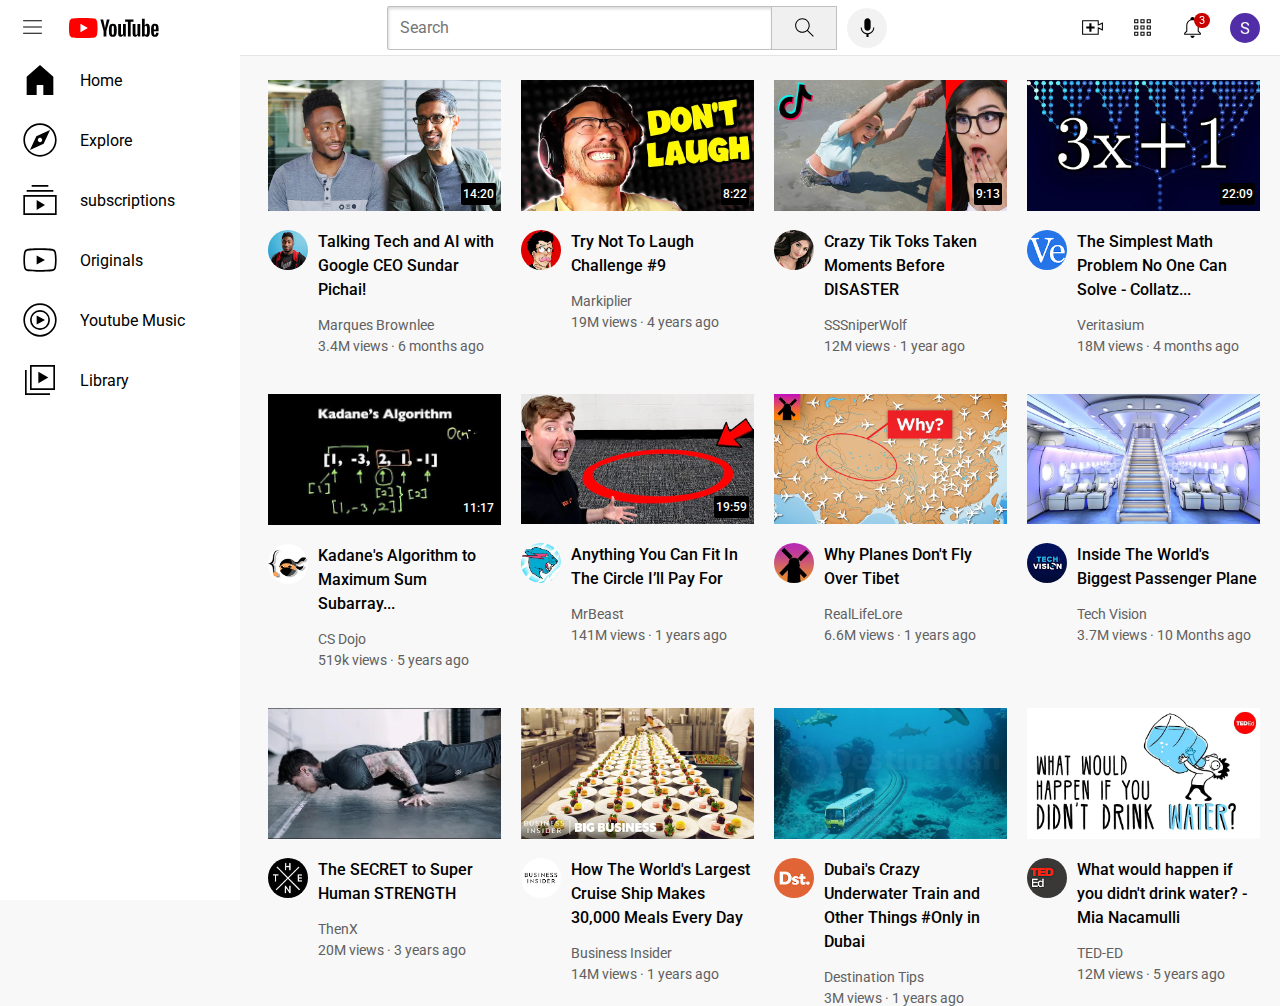
<file: index.html>
<!DOCTYPE html>
<html>
    <head>
        <title>youtube.com Clone</title>
        <link rel="preconnect" href="https://fonts.googleapis.com">
        <link rel="preconnect" href="https://fonts.gstatic.com" crossorigin>
        <link href="https://fonts.googleapis.com/css2?family=Roboto:ital,wght@0,100..900;1,100..900&display=swap" rel="stylesheet">
        <link rel="stylesheet" href="styles1/general1.css">
        <link rel="stylesheet" href="styles1/header1.css">
        <link rel="stylesheet" href="styles1/video1.css">
        <link rel="stylesheet" href="styles1/sidebar1.css">
    </head>
    <body>
        <div class="header">
            <div class="left-section">
                <img class="hamburger-menu" src="header-icons/hamburger-menu.svg">
                <img class="youtube-logo" src="header-icons/youtube-logo.svg">
            </div>
            <div class="middle-section">
                <input class="search-bar" type="text" placeholder="Search">
                <button class="search-button">
                    <img class="search-icon" src="header-icons/search.svg">
                    <div class="tooltip">Search</div>
                </button>
                <button class="voice-search-button">
                    <img class="voice-search-icon" src="header-icons/voice-search-icon.svg">
                    <div class="tooltip">Voice Search</div>
                </button>
            </div>
            <div class="right-section">
                <div class="upload-icon-container">
                    <img class="upload-icon" src="header-icons/upload.svg">
                    <div class="tooltip">Create</div>
                </div>
                <div class="youtube-apps-icon-container">
                    <img class="youtube-apps-icon" src="header-icons/youtube-apps.svg">
                    <div class="tooltip">Youtube apps</div>
                </div>
                <div class="notification-icon-container">
                    <img class="notification-icon" src="header-icons/notifications.svg">
                    <div class="tooltip">Notifications</div>
                    <div class="notification-count">3</div>
                </div>
                <img class="channel-pics-icon" src="channel-pics/profile-pic.jpg">
            </div>
        </div>

        <div class="sidebar">
            <div class="sidebar-link">
                <img src="sidebar-icons/home.svg">
                <div>Home</div>
            </div>
            <div class="sidebar-link">
                <img src="sidebar-icons/explore.svg">
                <div>Explore</div>
            </div>
            <div class="sidebar-link">
                <img src="sidebar-icons/subscriptions.svg">
                <div >subscriptions</div>
            </div>
            <div class="sidebar-link">
                <img src="sidebar-icons/originals.svg">
                <div >Originals</div>
            </div>
            <div class="sidebar-link">
                <img src="sidebar-icons/youtube-music.svg">
                <div>Youtube Music</div>
            </div>
            <div class="sidebar-link">
                <img src="sidebar-icons/library.svg">
                <div>Library</div>
            </div>
        </div>
        

        <div class="video-grid">

            <div class="video-preview">

                <div class="thumbnail-row">
                    <img class="thumbnail" src="tumbnails/thumbnail-1.webp">
                    <div class="video-time">14:20</div>
                </div>

                <div class="video-info-grid">

                    <div class="channel-picture">
                        <div class="profile-picture-container">
                            <img class="profile-picture" src="channel-pics/channel-1.jpeg">
                            <div class="channel-tooltip">
                                <img class="channel-tooltip-picture" src="channel-pics/channel-1.jpeg">
                                <div>
                                    <div class="channel-tooltip-name">Marques Brownlee</div>
                                    <div class="channel-tooltip-stats">15M subscribers</div>
                                </div>
                            </div>
                        </div>
                    </div>

                    <div class="video-info">

                        <p class="video-title">
                            Talking Tech and AI with Google CEO Sundar Pichai!
                        </p>

                        <p class="video-author">
                            Marques Brownlee
                        </p>

                        <p class="video-stats">
                            3.4M views &#183; 6 months ago
                        </p>

                    </div>

                </div>
            
            </div>

            <div class="video-preview">

                <div class="thumbnail-row">
                    <img  class="thumbnail" src="tumbnails/thumbnail-2.webp">
                    <div class="video-time">8:22</div>
                </div>

                <div class="video-info-grid">

                    <div class="channel-picture">
                        <div class="profile-picture-container">
                            <img class="profile-picture" src="channel-pics/channel-2.jpeg">
                            <div class="channel-tooltip">
                                <img class="channel-tooltip-picture" src="channel-pics/channel-2.jpeg">
                                <div>
                                    <div class="channel-tooltip-name">Marques Brownlee</div>
                                    <div class="channel-tooltip-stats">15M subscribers</div>
                                </div>
                            </div>
                        </div>
                    </div>

                    <div class="video-info">
                        <p class="video-title">
                            Try Not To Laugh Challenge #9            
                        </p>

                        <p class="video-author">
                            Markiplier
                        </p>

                        <p class="video-stats">
                            19M views &#183; 4 years ago
                        </p>
                        
                    </div>
                    
                </div>


            </div>

            <div class="video-preview">

                <div class="thumbnail-row">
                    <img class="thumbnail" src="tumbnails/thumbnail-3.webp">
                    <div class="video-time">9:13</div>
                </div>

                <div class="video-info-grid">

                    <div class="channel-picture">
                        <div class="profile-picture-container">
                            <img class="profile-picture" src="channel-pics/channel-3.jpeg">
                            <div class="channel-tooltip">
                                <img class="channel-tooltip-picture" src="channel-pics/channel-3.jpeg">
                                <div>
                                    <div class="channel-tooltip-name">Marques Brownlee</div>
                                    <div class="channel-tooltip-stats">15M subscribers</div>
                                </div>
                            </div>
                        </div>
                    </div>

                    <div class="video-info">

                        <p class="video-title">
                            Crazy Tik Toks Taken Moments Before DISASTER
                        </p>

                        <p class="video-author">
                            SSSniperWolf
                        </p>

                        <p class="video-stats">
                            12M views &#183; 1 year ago
                        </p>

                    </div>

                </div>
                
            </div>

            <div class="video-preview">

                <div class="thumbnail-row">
                    <img  class="thumbnail" src="tumbnails/thumbnail-4.webp">
                    <div class="video-time">22:09</div>
                </div>

                <div class="video-info-grid">

                    <div class="channel-picture">
                        <div class="profile-picture-container">
                            <img class="profile-picture" src="channel-pics/channel-4.jpeg">
                            <div class="channel-tooltip">
                                <img class="channel-tooltip-picture" src="channel-pics/channel-4.jpeg">
                                <div>
                                    <div class="channel-tooltip-name">Marques Brownlee</div>
                                    <div class="channel-tooltip-stats">15M subscribers</div>
                                </div>
                            </div>
                        </div>
                    </div>

                    <div class="video-info">
                        <p class="video-title">
                            The Simplest Math Problem No One Can Solve - Collatz...            
                        </p>

                        <p class="video-author">
                            Veritasium
                        </p>

                        <p class="video-stats">
                            18M views &#183; 4 months ago
                        </p>
                        
                    </div>
                    
                </div>


            </div>

            <div class="video-preview">

                <div class="thumbnail-row">
                    <img class="thumbnail" src="tumbnails/thumbnail-5.webp">
                    <div class="video-time">11:17</div>
                </div>

                <div class="video-info-grid">

                    <div class="channel-picture">
                        <div class="profile-picture-container">
                            <img class="profile-picture" src="channel-pics/channel-5.jpeg">
                            <div class="channel-tooltip">
                                <img class="channel-tooltip-picture" src="channel-pics/channel-5.jpeg">
                                <div>
                                    <div class="channel-tooltip-name">Marques Brownlee</div>
                                    <div class="channel-tooltip-stats">15M subscribers</div>
                                </div>
                            </div>
                        </div>
                    </div>

                    <div class="video-info">

                        <p class="video-title">
                            Kadane's Algorithm to Maximum Sum Subarray...
                        </p>

                        <p class="video-author">
                            CS Dojo
                        </p>

                        <p class="video-stats">
                            519k views &#183; 5 years ago
                        </p>

                    </div>

                </div>
                
            </div>

            <div class="video-preview">

                <div class="thumbnail-row">
                    <img  class="thumbnail" src="tumbnails/thumbnail-6.webp">
                    <div class="video-time">19:59</div>
                </div>

                <div class="video-info-grid">

                    <div class="channel-picture">
                        <div class="profile-picture-container">
                            <img class="profile-picture" src="channel-pics/channel-6.jpeg">
                            <div class="channel-tooltip">
                                <img class="channel-tooltip-picture" src="channel-pics/channel-6.jpeg">
                                <div>
                                    <div class="channel-tooltip-name">Marques Brownlee</div>
                                    <div class="channel-tooltip-stats">15M subscribers</div>
                                </div>
                            </div>
                        </div>
                    </div>

                    <div class="video-info">
                        <p class="video-title">
                            Anything You Can Fit In The Circle I’ll Pay For            
                        </p>

                        <p class="video-author">
                            MrBeast
                        </p>

                        <p class="video-stats">
                            141M views &#183; 1 years ago
                        </p>
                        
                    </div>
                    
                </div>


            </div>

            <div class="video-preview">

                <div class="thumbnail-row">
                    <img class="thumbnail" src="tumbnails/thumbnail-7.webp">
                </div>

                <div class="video-info-grid">

                    <div class="channel-picture">
                        <div class="profile-picture-container">
                            <img class="profile-picture" src="channel-pics/channel-7.jpeg">
                            <div class="channel-tooltip">
                                <img class="channel-tooltip-picture" src="channel-pics/channel-7.jpeg">
                                <div>
                                    <div class="channel-tooltip-name">Marques Brownlee</div>
                                    <div class="channel-tooltip-stats">15M subscribers</div>
                                </div>
                            </div>
                        </div>
                    </div>

                    <div class="video-info">

                        <p class="video-title">
                            Why Planes Don't Fly Over Tibet
                        </p>

                        <p class="video-author">
                            RealLifeLore
                        </p>

                        <p class="video-stats">
                            6.6M views &#183; 1 years ago
                        </p>

                    </div>

                </div>
                
            </div>

            <div class="video-preview">

                <div class="thumbnail-row">
                    <img class="thumbnail" src="tumbnails/thumbnail-8.webp">
                </div>

                <div class="video-info-grid">

                    <div class="channel-picture">
                        <div class="profile-picture-container">
                            <img class="profile-picture" src="channel-pics/channel-8.jpeg">
                            <div class="channel-tooltip">
                                <img class="channel-tooltip-picture" src="channel-pics/channel-8.jpeg">
                                <div>
                                    <div class="channel-tooltip-name">Marques Brownlee</div>
                                    <div class="channel-tooltip-stats">15M subscribers</div>
                                </div>
                            </div>
                        </div>
                    </div>

                    <div class="video-info">

                        <p class="video-title">
                            Inside The World's Biggest Passenger Plane
                        </p>

                        <p class="video-author">
                            Tech Vision
                        </p>

                        <p class="video-stats">
                            3.7M views &#183; 10 Months ago
                        </p>

                    </div>

                </div>
                
            </div>

            <div class="video-preview">

                <div class="thumbnail-row">
                    <img class="thumbnail" src="tumbnails/thumbnail-9.webp">
                </div>

                <div class="video-info-grid">

                    <div class="channel-picture">
                        <div class="profile-picture-container">
                            <img class="profile-picture" src="channel-pics/channel-9.jpeg">
                            <div class="channel-tooltip">
                                <img class="channel-tooltip-picture" src="channel-pics/channel-9.jpeg">
                                <div>
                                    <div class="channel-tooltip-name">Marques Brownlee</div>
                                    <div class="channel-tooltip-stats">15M subscribers</div>
                                </div>
                            </div>
                        </div>
                    </div>

                    <div class="video-info">

                        <p class="video-title">
                            The SECRET to Super Human STRENGTH
                        </p>

                        <p class="video-author">
                            ThenX
                        </p>

                        <p class="video-stats">
                            20M views &#183; 3 years ago
                        </p>

                    </div>

                </div>
                
            </div>

            <div class="video-preview">

                <div class="thumbnail-row">
                    <img class="thumbnail" src="tumbnails/thumbnail-10.webp">
                </div>

                <div class="video-info-grid">

                    <div class="channel-picture">
                        <div class="profile-picture-container">
                            <img class="profile-picture" src="channel-pics/channel-10.jpeg">
                            <div class="channel-tooltip">
                                <img class="channel-tooltip-picture" src="channel-pics/channel-10.jpeg">
                                <div>
                                    <div class="channel-tooltip-name">Marques Brownlee</div>
                                    <div class="channel-tooltip-stats">15M subscribers</div>
                                </div>
                            </div>
                        </div>
                    </div>

                    <div class="video-info">

                        <p class="video-title">
                            How The World's Largest Cruise Ship Makes 30,000 Meals Every Day
                        </p>

                        <p class="video-author">
                            Business Insider
                        </p>

                        <p class="video-stats">
                            14M views &#183; 1 years ago
                        </p>

                    </div>

                </div>
                
            </div>

            <div class="video-preview">

                <div class="thumbnail-row">
                    <img class="thumbnail" src="tumbnails/thumbnail-11.webp">
                </div>

                <div class="video-info-grid">

                    <div class="channel-picture">
                        <div class="profile-picture-container">
                            <img class="profile-picture" src="channel-pics/channel-11.jpeg">
                            <div class="channel-tooltip">
                                <img class="channel-tooltip-picture" src="channel-pics/channel-11.jpeg">
                                <div>
                                    <div class="channel-tooltip-name">Marques Brownlee</div>
                                    <div class="channel-tooltip-stats">15M subscribers</div>
                                </div>
                            </div>
                        </div>
                    </div>

                    <div class="video-info">

                        <p class="video-title">
                            Dubai's Crazy Underwater Train and Other Things #Only in Dubai
                        </p>

                        <p class="video-author">
                            Destination Tips
                        </p>

                        <p class="video-stats">
                            3M views &#183; 1 years ago
                        </p>

                    </div>

                </div>
                
            </div>

            <div class="video-preview">

                <div class="thumbnail-row">
                    <img class="thumbnail" src="tumbnails/thumbnail-12.webp">
                </div>

                <div class="video-info-grid">

                    <div class="channel-picture">
                        <div class="profile-picture-container">
                            <img class="profile-picture" src="channel-pics/channel-12.jpeg">
                            <div class="channel-tooltip">
                                <img class="channel-tooltip-picture" src="channel-pics/channel-12.jpeg">
                                <div>
                                    <div class="channel-tooltip-name">Marques Brownlee</div>
                                    <div class="channel-tooltip-stats">15M subscribers</div>
                                </div>
                            </div>
                        </div>
                    </div>

                    <div class="video-info">

                        <p class="video-title">
                            What would happen if you didn't drink water? - Mia Nacamulli
                        </p>

                        <p class="video-author">
                            TED-ED
                        </p>

                        <p class="video-stats">
                            12M views &#183; 5 years ago
                        </p>

                    </div>

                </div>
                
            </div>

        </div>

        
    </body>
</html>
</file>
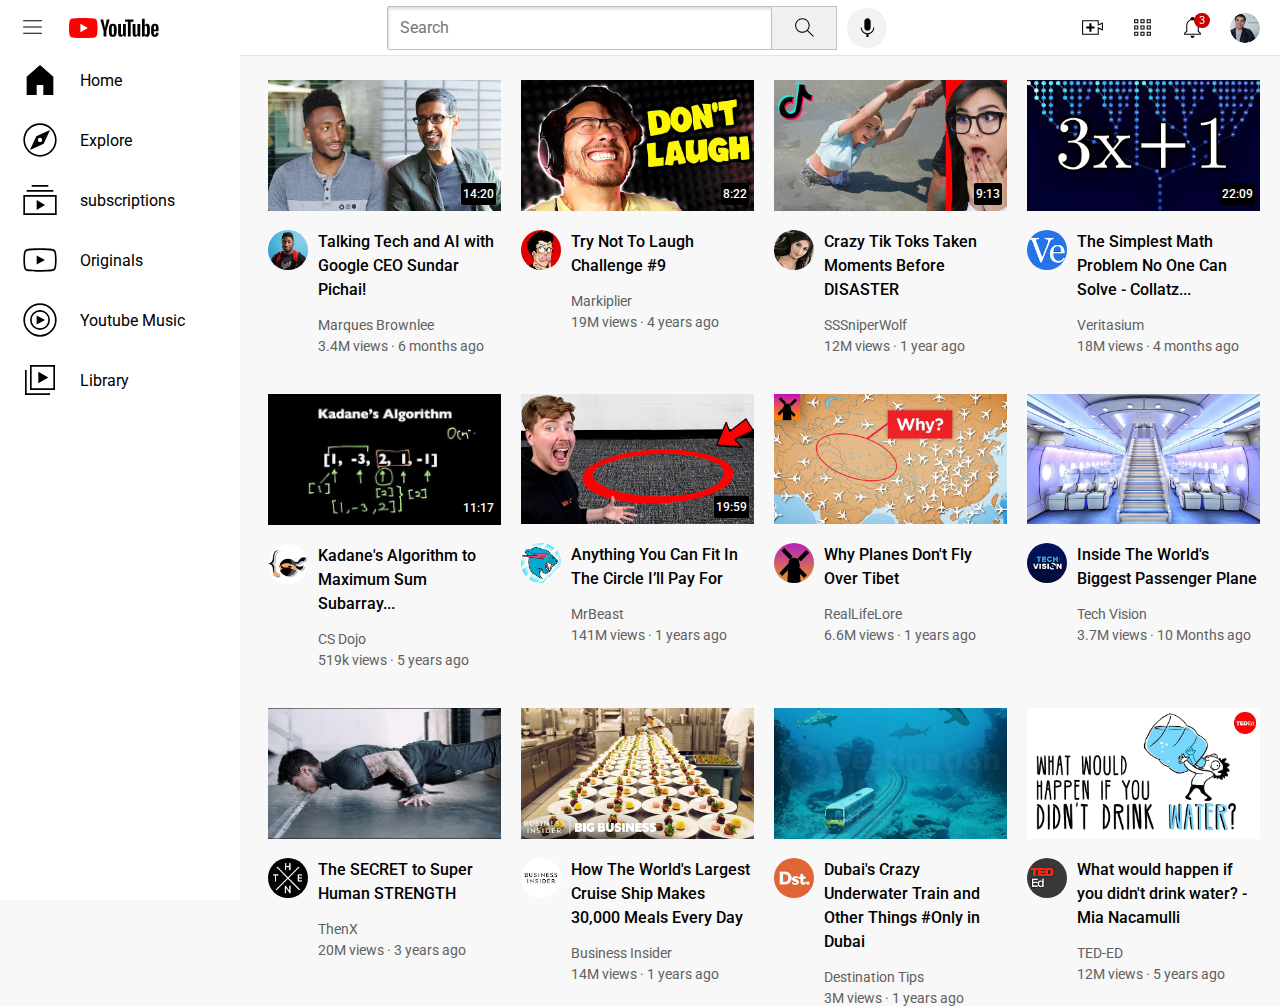
<file: youtube1.html>
<!DOCTYPE html>
<html>
    <head>
        <title>youtube.com Clone</title>
        <link rel="preconnect" href="https://fonts.googleapis.com">
        <link rel="preconnect" href="https://fonts.gstatic.com" crossorigin>
        <link href="https://fonts.googleapis.com/css2?family=Roboto:ital,wght@0,100..900;1,100..900&display=swap" rel="stylesheet">
        <link rel="stylesheet" href="styles1/general1.css">
        <link rel="stylesheet" href="styles1/header1.css">
        <link rel="stylesheet" href="styles1/video1.css">
        <link rel="stylesheet" href="styles1/sidebar1.css">
    </head>
    <body>
        <div class="header">
            <div class="left-section">
                <img class="hamburger-menu" src="header-icons/hamburger-menu.svg">
                <img class="youtube-logo" src="header-icons/youtube-logo.svg">
            </div>
            <div class="middle-section">
                <input class="search-bar" type="text" placeholder="Search">
                <button class="search-button">
                    <img class="search-icon" src="header-icons/search.svg">
                    <div class="tooltip">Search</div>
                </button>
                <button class="voice-search-button">
                    <img class="voice-search-icon" src="header-icons/voice-search-icon.svg">
                    <div class="tooltip">Voice Search</div>
                </button>
            </div>
            <div class="right-section">
                <div class="upload-icon-container">
                    <img class="upload-icon" src="header-icons/upload.svg">
                    <div class="tooltip">Create</div>
                </div>
                <div class="youtube-apps-icon-container">
                    <img class="youtube-apps-icon" src="header-icons/youtube-apps.svg">
                    <div class="tooltip">Youtube apps</div>
                </div>
                <div class="notification-icon-container">
                    <img class="notification-icon" src="header-icons/notifications.svg">
                    <div class="tooltip">Notifications</div>
                    <div class="notification-count">3</div>
                </div>
                <img class="channel-pics-icon" src="channel-pics/my-channel.jpeg">
            </div>
        </div>

        <div class="sidebar">
            <div class="sidebar-link">
                <img src="sidebar-icons/home.svg">
                <div>Home</div>
            </div>
            <div class="sidebar-link">
                <img src="sidebar-icons/explore.svg">
                <div>Explore</div>
            </div>
            <div class="sidebar-link">
                <img src="sidebar-icons/subscriptions.svg">
                <div >subscriptions</div>
            </div>
            <div class="sidebar-link">
                <img src="sidebar-icons/originals.svg">
                <div >Originals</div>
            </div>
            <div class="sidebar-link">
                <img src="sidebar-icons/youtube-music.svg">
                <div>Youtube Music</div>
            </div>
            <div class="sidebar-link">
                <img src="sidebar-icons/library.svg">
                <div>Library</div>
            </div>
        </div>
        

        <div class="video-grid">

            <div class="video-preview">

                <div class="thumbnail-row">
                    <img class="thumbnail" src="tumbnails/thumbnail-1.webp">
                    <div class="video-time">14:20</div>
                </div>

                <div class="video-info-grid">

                    <div class="channel-picture">
                        <div class="profile-picture-container">
                            <img class="profile-picture" src="channel-pics/channel-1.jpeg">
                            <div class="channel-tooltip">
                                <img class="channel-tooltip-picture" src="channel-pics/channel-1.jpeg">
                                <div>
                                    <div class="channel-tooltip-name">Marques Brownlee</div>
                                    <div class="channel-tooltip-stats">15M subscribers</div>
                                </div>
                            </div>
                        </div>
                    </div>

                    <div class="video-info">

                        <p class="video-title">
                            Talking Tech and AI with Google CEO Sundar Pichai!
                        </p>

                        <p class="video-author">
                            Marques Brownlee
                        </p>

                        <p class="video-stats">
                            3.4M views &#183; 6 months ago
                        </p>

                    </div>

                </div>
            
            </div>

            <div class="video-preview">

                <div class="thumbnail-row">
                    <img  class="thumbnail" src="tumbnails/thumbnail-2.webp">
                    <div class="video-time">8:22</div>
                </div>

                <div class="video-info-grid">

                    <div class="channel-picture">
                        <div class="profile-picture-container">
                            <img class="profile-picture" src="channel-pics/channel-2.jpeg">
                            <div class="channel-tooltip">
                                <img class="channel-tooltip-picture" src="channel-pics/channel-2.jpeg">
                                <div>
                                    <div class="channel-tooltip-name">Marques Brownlee</div>
                                    <div class="channel-tooltip-stats">15M subscribers</div>
                                </div>
                            </div>
                        </div>
                    </div>

                    <div class="video-info">
                        <p class="video-title">
                            Try Not To Laugh Challenge #9            
                        </p>

                        <p class="video-author">
                            Markiplier
                        </p>

                        <p class="video-stats">
                            19M views &#183; 4 years ago
                        </p>
                        
                    </div>
                    
                </div>


            </div>

            <div class="video-preview">

                <div class="thumbnail-row">
                    <img class="thumbnail" src="tumbnails/thumbnail-3.webp">
                    <div class="video-time">9:13</div>
                </div>

                <div class="video-info-grid">

                    <div class="channel-picture">
                        <div class="profile-picture-container">
                            <img class="profile-picture" src="channel-pics/channel-3.jpeg">
                            <div class="channel-tooltip">
                                <img class="channel-tooltip-picture" src="channel-pics/channel-3.jpeg">
                                <div>
                                    <div class="channel-tooltip-name">Marques Brownlee</div>
                                    <div class="channel-tooltip-stats">15M subscribers</div>
                                </div>
                            </div>
                        </div>
                    </div>

                    <div class="video-info">

                        <p class="video-title">
                            Crazy Tik Toks Taken Moments Before DISASTER
                        </p>

                        <p class="video-author">
                            SSSniperWolf
                        </p>

                        <p class="video-stats">
                            12M views &#183; 1 year ago
                        </p>

                    </div>

                </div>
                
            </div>

            <div class="video-preview">

                <div class="thumbnail-row">
                    <img  class="thumbnail" src="tumbnails/thumbnail-4.webp">
                    <div class="video-time">22:09</div>
                </div>

                <div class="video-info-grid">

                    <div class="channel-picture">
                        <div class="profile-picture-container">
                            <img class="profile-picture" src="channel-pics/channel-4.jpeg">
                            <div class="channel-tooltip">
                                <img class="channel-tooltip-picture" src="channel-pics/channel-4.jpeg">
                                <div>
                                    <div class="channel-tooltip-name">Marques Brownlee</div>
                                    <div class="channel-tooltip-stats">15M subscribers</div>
                                </div>
                            </div>
                        </div>
                    </div>

                    <div class="video-info">
                        <p class="video-title">
                            The Simplest Math Problem No One Can Solve - Collatz...            
                        </p>

                        <p class="video-author">
                            Veritasium
                        </p>

                        <p class="video-stats">
                            18M views &#183; 4 months ago
                        </p>
                        
                    </div>
                    
                </div>


            </div>

            <div class="video-preview">

                <div class="thumbnail-row">
                    <img class="thumbnail" src="tumbnails/thumbnail-5.webp">
                    <div class="video-time">11:17</div>
                </div>

                <div class="video-info-grid">

                    <div class="channel-picture">
                        <div class="profile-picture-container">
                            <img class="profile-picture" src="channel-pics/channel-5.jpeg">
                            <div class="channel-tooltip">
                                <img class="channel-tooltip-picture" src="channel-pics/channel-5.jpeg">
                                <div>
                                    <div class="channel-tooltip-name">Marques Brownlee</div>
                                    <div class="channel-tooltip-stats">15M subscribers</div>
                                </div>
                            </div>
                        </div>
                    </div>

                    <div class="video-info">

                        <p class="video-title">
                            Kadane's Algorithm to Maximum Sum Subarray...
                        </p>

                        <p class="video-author">
                            CS Dojo
                        </p>

                        <p class="video-stats">
                            519k views &#183; 5 years ago
                        </p>

                    </div>

                </div>
                
            </div>

            <div class="video-preview">

                <div class="thumbnail-row">
                    <img  class="thumbnail" src="tumbnails/thumbnail-6.webp">
                    <div class="video-time">19:59</div>
                </div>

                <div class="video-info-grid">

                    <div class="channel-picture">
                        <div class="profile-picture-container">
                            <img class="profile-picture" src="channel-pics/channel-6.jpeg">
                            <div class="channel-tooltip">
                                <img class="channel-tooltip-picture" src="channel-pics/channel-6.jpeg">
                                <div>
                                    <div class="channel-tooltip-name">Marques Brownlee</div>
                                    <div class="channel-tooltip-stats">15M subscribers</div>
                                </div>
                            </div>
                        </div>
                    </div>

                    <div class="video-info">
                        <p class="video-title">
                            Anything You Can Fit In The Circle I’ll Pay For            
                        </p>

                        <p class="video-author">
                            MrBeast
                        </p>

                        <p class="video-stats">
                            141M views &#183; 1 years ago
                        </p>
                        
                    </div>
                    
                </div>


            </div>

            <div class="video-preview">

                <div class="thumbnail-row">
                    <img class="thumbnail" src="tumbnails/thumbnail-7.webp">
                </div>

                <div class="video-info-grid">

                    <div class="channel-picture">
                        <div class="profile-picture-container">
                            <img class="profile-picture" src="channel-pics/channel-7.jpeg">
                            <div class="channel-tooltip">
                                <img class="channel-tooltip-picture" src="channel-pics/channel-7.jpeg">
                                <div>
                                    <div class="channel-tooltip-name">Marques Brownlee</div>
                                    <div class="channel-tooltip-stats">15M subscribers</div>
                                </div>
                            </div>
                        </div>
                    </div>

                    <div class="video-info">

                        <p class="video-title">
                            Why Planes Don't Fly Over Tibet
                        </p>

                        <p class="video-author">
                            RealLifeLore
                        </p>

                        <p class="video-stats">
                            6.6M views &#183; 1 years ago
                        </p>

                    </div>

                </div>
                
            </div>

            <div class="video-preview">

                <div class="thumbnail-row">
                    <img class="thumbnail" src="tumbnails/thumbnail-8.webp">
                </div>

                <div class="video-info-grid">

                    <div class="channel-picture">
                        <div class="profile-picture-container">
                            <img class="profile-picture" src="channel-pics/channel-8.jpeg">
                            <div class="channel-tooltip">
                                <img class="channel-tooltip-picture" src="channel-pics/channel-8.jpeg">
                                <div>
                                    <div class="channel-tooltip-name">Marques Brownlee</div>
                                    <div class="channel-tooltip-stats">15M subscribers</div>
                                </div>
                            </div>
                        </div>
                    </div>

                    <div class="video-info">

                        <p class="video-title">
                            Inside The World's Biggest Passenger Plane
                        </p>

                        <p class="video-author">
                            Tech Vision
                        </p>

                        <p class="video-stats">
                            3.7M views &#183; 10 Months ago
                        </p>

                    </div>

                </div>
                
            </div>

            <div class="video-preview">

                <div class="thumbnail-row">
                    <img class="thumbnail" src="tumbnails/thumbnail-9.webp">
                </div>

                <div class="video-info-grid">

                    <div class="channel-picture">
                        <div class="profile-picture-container">
                            <img class="profile-picture" src="channel-pics/channel-9.jpeg">
                            <div class="channel-tooltip">
                                <img class="channel-tooltip-picture" src="channel-pics/channel-9.jpeg">
                                <div>
                                    <div class="channel-tooltip-name">Marques Brownlee</div>
                                    <div class="channel-tooltip-stats">15M subscribers</div>
                                </div>
                            </div>
                        </div>
                    </div>

                    <div class="video-info">

                        <p class="video-title">
                            The SECRET to Super Human STRENGTH
                        </p>

                        <p class="video-author">
                            ThenX
                        </p>

                        <p class="video-stats">
                            20M views &#183; 3 years ago
                        </p>

                    </div>

                </div>
                
            </div>

            <div class="video-preview">

                <div class="thumbnail-row">
                    <img class="thumbnail" src="tumbnails/thumbnail-10.webp">
                </div>

                <div class="video-info-grid">

                    <div class="channel-picture">
                        <div class="profile-picture-container">
                            <img class="profile-picture" src="channel-pics/channel-10.jpeg">
                            <div class="channel-tooltip">
                                <img class="channel-tooltip-picture" src="channel-pics/channel-10.jpeg">
                                <div>
                                    <div class="channel-tooltip-name">Marques Brownlee</div>
                                    <div class="channel-tooltip-stats">15M subscribers</div>
                                </div>
                            </div>
                        </div>
                    </div>

                    <div class="video-info">

                        <p class="video-title">
                            How The World's Largest Cruise Ship Makes 30,000 Meals Every Day
                        </p>

                        <p class="video-author">
                            Business Insider
                        </p>

                        <p class="video-stats">
                            14M views &#183; 1 years ago
                        </p>

                    </div>

                </div>
                
            </div>

            <div class="video-preview">

                <div class="thumbnail-row">
                    <img class="thumbnail" src="tumbnails/thumbnail-11.webp">
                </div>

                <div class="video-info-grid">

                    <div class="channel-picture">
                        <div class="profile-picture-container">
                            <img class="profile-picture" src="channel-pics/channel-11.jpeg">
                            <div class="channel-tooltip">
                                <img class="channel-tooltip-picture" src="channel-pics/channel-11.jpeg">
                                <div>
                                    <div class="channel-tooltip-name">Marques Brownlee</div>
                                    <div class="channel-tooltip-stats">15M subscribers</div>
                                </div>
                            </div>
                        </div>
                    </div>

                    <div class="video-info">

                        <p class="video-title">
                            Dubai's Crazy Underwater Train and Other Things #Only in Dubai
                        </p>

                        <p class="video-author">
                            Destination Tips
                        </p>

                        <p class="video-stats">
                            3M views &#183; 1 years ago
                        </p>

                    </div>

                </div>
                
            </div>

            <div class="video-preview">

                <div class="thumbnail-row">
                    <img class="thumbnail" src="tumbnails/thumbnail-12.webp">
                </div>

                <div class="video-info-grid">

                    <div class="channel-picture">
                        <div class="profile-picture-container">
                            <img class="profile-picture" src="channel-pics/channel-12.jpeg">
                            <div class="channel-tooltip">
                                <img class="channel-tooltip-picture" src="channel-pics/channel-12.jpeg">
                                <div>
                                    <div class="channel-tooltip-name">Marques Brownlee</div>
                                    <div class="channel-tooltip-stats">15M subscribers</div>
                                </div>
                            </div>
                        </div>
                    </div>

                    <div class="video-info">

                        <p class="video-title">
                            What would happen if you didn't drink water? - Mia Nacamulli
                        </p>

                        <p class="video-author">
                            TED-ED
                        </p>

                        <p class="video-stats">
                            12M views &#183; 5 years ago
                        </p>

                    </div>

                </div>
                
            </div>

        </div>

        
    </body>
</html>
</file>
<file: styles1/general1.css>
p{
    font-family: Roboto, Arial;
    margin-top: 0;
    margin-bottom: 0;
}

body {
    margin: 0;
    padding-top: 80px;
    padding-left: 100px;
    padding-right: 20px;
    background-color: rgb(248, 248, 248);
}
@media (min-width: 1200.1px) {
    body {
        margin-left: 168px;
    }
}
</file>
<file: styles1/header1.css>
.header {
    height: 55px;
    display: flex;
    flex-direction: row;
    justify-content: space-between;
    
    position: fixed;
    top: 0px;
    left: 0px;
    right: 0px;
    
    background-color: white;
    border-bottom-width: 1px;
    border-bottom-style: solid;
    border-bottom-color: rgb(228, 228, 228);
    
    z-index: 100;
}



.left-section {

    display: flex;
    align-items: center;
}

.hamburger-menu {
    height: 25px;
    margin-left: 20px;
    margin-right: 24px;
}

.youtube-logo {
    height: 20px;
}

.right-section {
    width: 180px;
    display: flex;
    align-items: center;
    justify-content: space-between;
    margin-right: 20px;
    flex-shrink: 0;
}

.upload-icon {
    height: 25px;
}

.youtube-apps-icon {
    height: 25px;
}

.notification-icon {
    height: 25px;
}

.notification-icon-container {
    position: relative;
}

.notification-count {
    background-color: rgb(200, 0, 0);
    color: white;
    
    position: absolute;
    top: -2px;
    right: -5px;

    font-family: Roboto, Arial;
    font-size: 11px;

    padding-left: 5px;
    padding-right: 5px;
    padding-top: 1px;
    padding-bottom: 1px;

    border-radius: 35px;
    
}

.channel-pics-icon {
    height: 30px;
    border-radius: 50px;
}



.middle-section {
    flex: 1;
    margin-left: 70px;
    margin-right: 35px;
    max-width: 500px;
    justify-content: space-between;
    display: flex;
    align-items: center;
}

.search-bar {
    width: 0;
    flex: 1;
    height: 40px;
    padding-left: 12px;
    font-size: 15px;
    border-style: solid;
    border-width: 1px;
    border-color: rgb(192, 192, 192);
    border-radius: 2px;
    box-shadow: inset 1px 2px 3px rgba(0,0,0,0.15)
}

.search-icon {
    height: 25px;
}

.search-bar::placeholder {
    font-family: Roboto, Arial;
    font-size: 16px;
}

.search-button {
    height: 44px;
    width: 66px;
    background-color: rgb(240, 240, 240);
    border-width: 1px;
    border-style: solid;
    border-color: rgb(192, 192, 192);
    margin-left: -1px;
    margin-right: 10px;
}

.search-button,
.voice-search-button,
.upload-icon-container,
.youtube-apps-icon-container,
.notification-icon-container {
    display:flex;
    justify-content: center;
    align-items: center;
    position: relative;
}

.search-button .tooltip,
.voice-search-button .tooltip,
.upload-icon-container .tooltip,
.youtube-apps-icon-container .tooltip,
.notification-icon-container .tooltip {
    background-color: grey;
    color: white;

    padding-top: 4px;
    padding-bottom: 4px;
    padding-left: 8px;
    padding-right: 8px;

    border-radius: 2px;
    font-size: 12px;
    font-family: Roboto, Arial;

    position: absolute;
    bottom: -30px;

    opacity: 0;

    transition: opacity 0.30s;

    pointer-events: none;
    white-space: nowrap;
}

.search-button:hover .tooltip,
.voice-search-button:hover .tooltip,
.upload-icon-container:hover .tooltip,
.youtube-apps-icon-container:hover .tooltip,
.notification-icon-container:hover .tooltip {
    opacity: 1;
}



.voice-search-button {
    height: 40px;
    width: 40px;
    border-radius: 20px;
    border: none;
    background-color: rgb(242, 242, 242);
}

.voice-search-icon {
    height: 25px;
}
</file>
<file: styles1/video1.css>
.thumbnail {
    width: 100%;
}

.video-title {
    margin-top: 0;
    font-size: 14px;
    font-weight: 500;
    line-height: 20px;
    margin-bottom: 15px;
}
@media (min-width: 1000px) {
    .video-title {
        font-size: 16px;
        line-height: 24px;
    }
}


.video-info-grid {
    display: grid;
    grid-template-columns: 50px 1fr;
}

        

.profile-picture {
    width: 40px;
    border-radius: 50px;
}

.thumbnail-row {
    margin-bottom: 15px;
    position: relative;
}

.video-author,
.video-stats {
    font-size: 12px;
    color: rgb(96, 96, 96);
}
@media (min-width: 1000px) {
    .video-author,
    .video-stats {
        font-size: 14px;
    }
}

.video-author {
    margin-bottom: 5px;
}

.video-grid {
    display: grid;
    grid-template-columns: 1fr 1fr 1fr;
    column-gap: 20px;
    row-gap: 40px;
}

@media (max-width: 750px) {
    .video-grid {
        grid-template-columns: 1fr 1fr;
    }
}

@media (min-width: 751px) and (max-width: 999px) {
    .video-grid {
        grid-template-columns: 1fr 1fr 1fr;
    }
}

@media (min-width: 1000px) {
    .video-grid {
        grid-template-columns: 1fr 1fr 1fr 1fr;
    }
}

.video-time {
    font-family: Roboto, Arial;
    font-size: 12px;
    font-weight: 500;
    padding-left: 2px;
    padding-right: 2px;
    padding-top: 4px;
    padding-bottom: 4px;
    border-radius: 2px;
    background-color: black;
    color: white;
    position: absolute;
    right: 5px;
    bottom: 10px;
}


.profile-picture-container {
    position: relative;
    display: inline-block;
}
.channel-tooltip {
    background-color: white;
    width: 250px;
    padding: 12px 12px;
    box-shadow: 2px 3px 10px rgba(0,0,0,0.3);
    border-radius: 6px;
    position: absolute;
    top: 55px;
    z-index: 300;
    opacity: 0;

    display: flex;
    align-items: center;
    pointer-events: none;

    transition: opacity 0.15s;
}
.profile-picture-container:hover  .channel-tooltip{
    opacity: 1;
}

.channel-tooltip-picture {
    width: 50px;
    height: 50px;
    border-radius: 50px;
    margin-right: 8px;
}
.channel-tooltip-name {
    font-family: Roboto, Arial;
    font-weight: bold;
    font-size: 16px;
    margin-bottom: 4px;
}
.channel-tooltip-stats {
    font-family: Roboto, Arial;
    color: rgb(96, 96, 96);
    font-size: 14px;
}
</file>
<file: styles1/sidebar1.css>
@media (max-width: 1200px) {
    .sidebar {
        position: fixed;
        left: 0px;
        bottom: 0px;
        top: 55px;
        background-color: white;
        width: 70px;
        z-index: 200;
        padding-top: 5px;
    }

    .sidebar-link {
        height: 85px;
        display: flex;
        justify-content: center;
        align-items: center;
        flex-direction: column;
        cursor: pointer;
    }

    .sidebar-link:hover {
        background-color: rgb(235, 235, 235);
    }

    .sidebar-link img {
        height: 24px;
    }

    .sidebar-link div {
        font-family: Roboto, Arial;
        font-size: 10px;
        margin-top: 5px;
    }
}

@media (min-width: 1200.1px) {
    .sidebar {
        position: fixed;
        left: 0px;
        bottom: 0px;
        top: 55px;
        background-color: white;
        width: 240px;
        z-index: 200;
        padding-top: 5px;
    }
    .sidebar-link {
        display: flex;
        align-items: center;
        cursor: pointer;
        margin-left: 20px;
        margin-bottom: 20px;
    }
    .sidebar-link:hover {
        background-color: rgb(235, 235, 235);
    }
    .sidebar-link img {
        height: 40px;
        margin-right: 20px;
    }
    .sidebar-link div {
        font-size: 16px;
        font-family: Roboto, Arial;
    }
}
</file>
